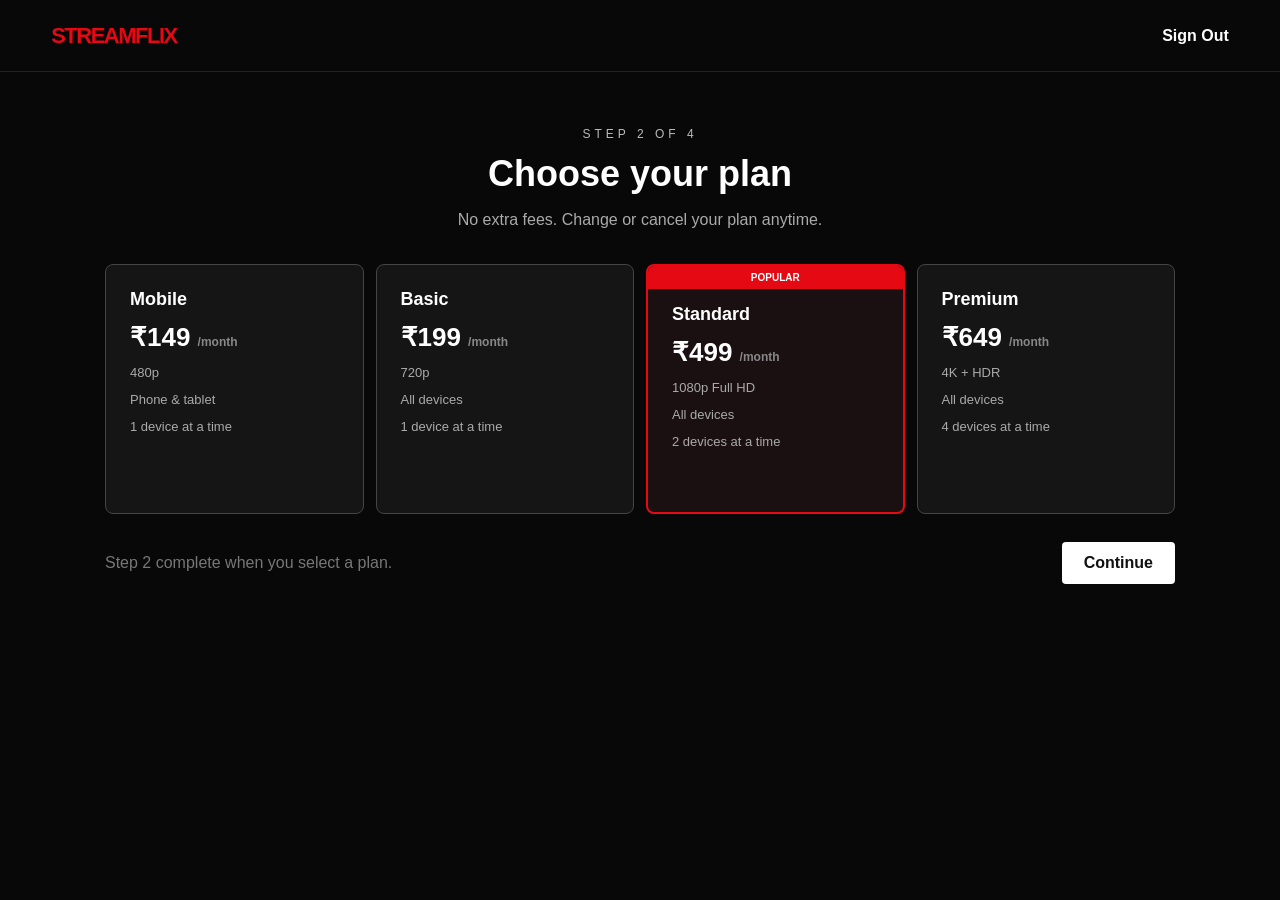
<file: choose-plan.html>
<!doctype html><html><head><meta charset="utf-8"><meta name="viewport" content="width=device-width,initial-scale=1"><title>Choose Your Plan | StreamFlix</title><link rel="stylesheet" href="style.css"></head><body class="auth-page"><header class="simple-nav"><a class="brand" href="landing.html">STREAMFLIX</a><a class="nav-login" href="signin.html">Sign Out</a></header><main class="subscription-page"><div class="subscription-head"><div class="eyebrow">STEP 2 OF 4</div><h1>Choose your plan</h1><p>No extra fees. Change or cancel your plan anytime.</p></div><div class="sub-grid" id="plans"><label class="sub-card"><input type="radio" name="plan" value="Mobile" data-price="149"><span class="sub-name">Mobile</span><strong>₹149 <small>/month</small></strong><span>480p</span><span>Phone & tablet</span><span>1 device at a time</span></label><label class="sub-card"><input type="radio" name="plan" value="Basic" data-price="199"><span class="sub-name">Basic</span><strong>₹199 <small>/month</small></strong><span>720p</span><span>All devices</span><span>1 device at a time</span></label><label class="sub-card selected"><b class="popular-badge">POPULAR</b><input type="radio" name="plan" value="Standard" data-price="499" checked><span class="sub-name">Standard</span><strong>₹499 <small>/month</small></strong><span>1080p Full HD</span><span>All devices</span><span>2 devices at a time</span></label><label class="sub-card"><input type="radio" name="plan" value="Premium" data-price="649"><span class="sub-name">Premium</span><strong>₹649 <small>/month</small></strong><span>4K + HDR</span><span>All devices</span><span>4 devices at a time</span></label></div><div class="sub-bottom"><span>Step 2 complete when you select a plan.</span><button class="primary-btn" id="goPayment">Continue</button></div></main><script>const cards=document.querySelectorAll('.sub-card');cards.forEach(c=>c.onclick=()=>{cards.forEach(x=>x.classList.remove('selected'));c.classList.add('selected');c.querySelector('input').checked=true});goPayment.onclick=()=>{let x=document.querySelector('input[name=plan]:checked');localStorage.setItem('plan',x.value);localStorage.setItem('price',x.dataset.price);location.href='payment.html'}</script></body></html>
</file>
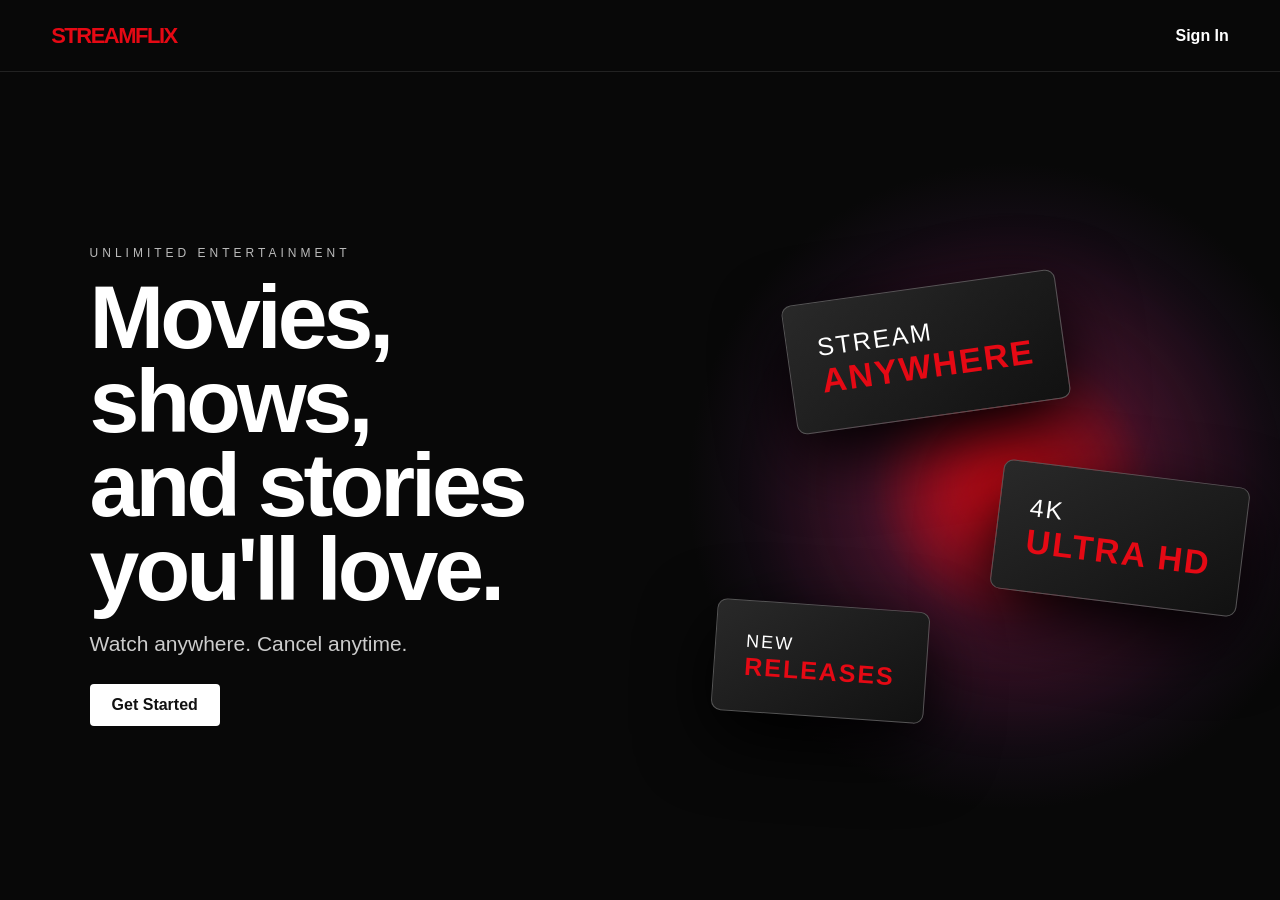
<file: landing.html>
<!doctype html><html><head><meta charset="utf-8"><meta name="viewport" content="width=device-width,initial-scale=1"><title>StreamFlix | Landing</title><link rel="stylesheet" href="style.css"></head><body class="auth-page landing-page"><header class="simple-nav"><a class="brand" href="landing.html">STREAMFLIX</a><a class="nav-login" href="signin.html">Sign In</a></header><main class="landing-main"><div class="landing-copy"><div class="eyebrow">UNLIMITED ENTERTAINMENT</div><h1>Movies, shows,<br>and stories<br>you'll love.</h1><p>Watch anywhere. Cancel anytime.</p><a class="primary-btn link-btn" href="welcome.html">Get Started</a></div><div class="landing-art"><div class="art-glow"></div><div class="floating-card c1">STREAM<br><b>ANYWHERE</b></div><div class="floating-card c2">4K<br><b>ULTRA HD</b></div><div class="floating-card c3">NEW<br><b>RELEASES</b></div></div></main></body></html>
</file>
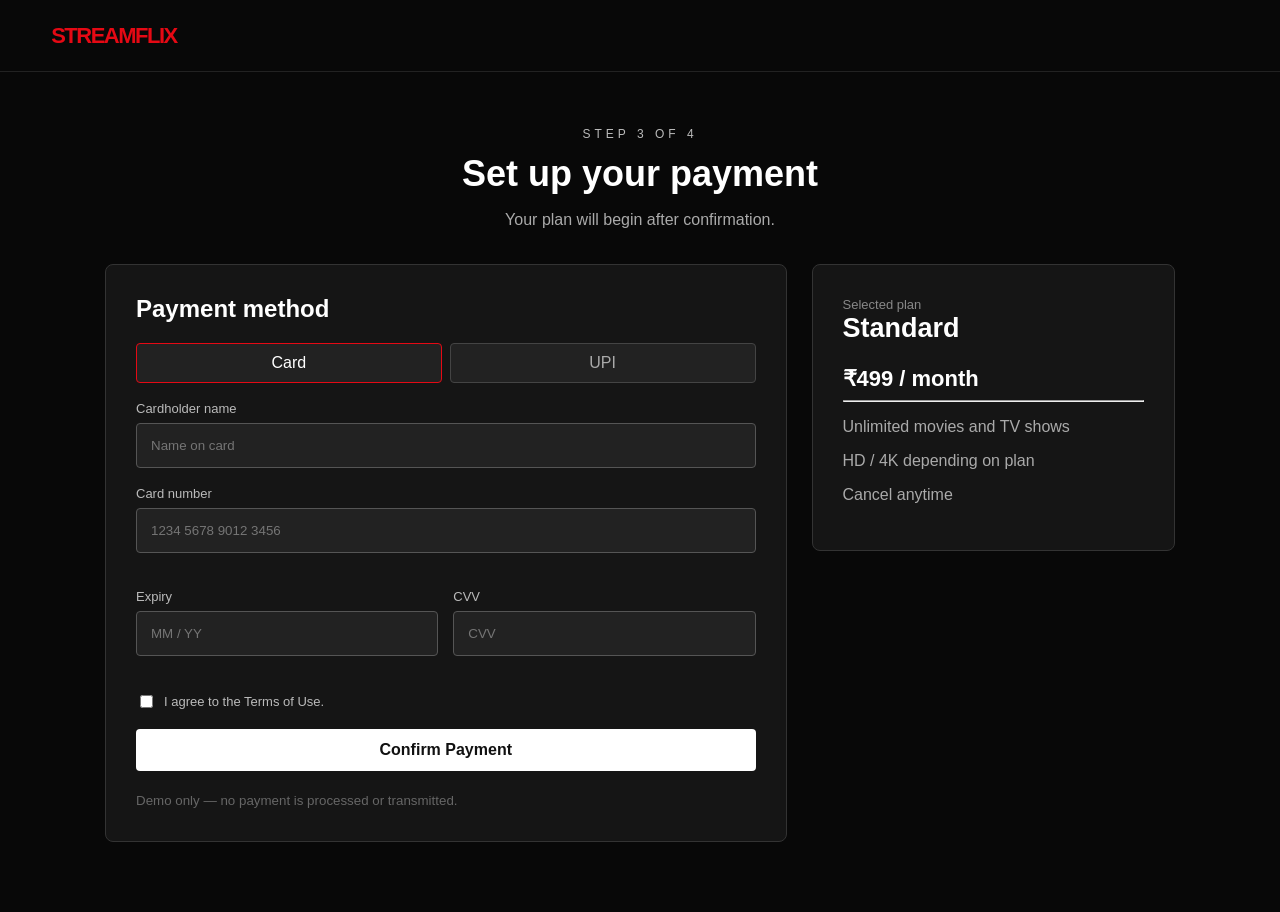
<file: payment.html>
<!doctype html><html><head><meta charset="utf-8"><meta name="viewport" content="width=device-width,initial-scale=1"><title>Payment | StreamFlix</title><link rel="stylesheet" href="style.css"></head><body class="auth-page"><header class="simple-nav"><a class="brand" href="landing.html">STREAMFLIX</a></header><main class="payment-page"><div class="payment-head"><div class="eyebrow">STEP 3 OF 4</div><h1>Set up your payment</h1><p>Your plan will begin after confirmation.</p></div><div class="payment-layout"><form class="payment-card" id="paymentForm"><h2>Payment method</h2><div class="method-tabs"><button type="button" class="active">Card</button><button type="button">UPI</button></div><label>Cardholder name<input required placeholder="Name on card"></label><label>Card number<input required placeholder="1234 5678 9012 3456"></label><div class="two-col"><label>Expiry<input required placeholder="MM / YY"></label><label>CVV<input required placeholder="CVV"></label></div><label class="check-line"><input type="checkbox" required> I agree to the Terms of Use.</label><button class="primary-btn full-btn">Confirm Payment</button><small class="legal">Demo only — no payment is processed or transmitted.</small></form><aside class="order-card"><span>Selected plan</span><h2 id="pn">Standard</h2><strong id="pp">₹499 / month</strong><hr><p>Unlimited movies and TV shows</p><p>HD / 4K depending on plan</p><p>Cancel anytime</p></aside></div></main><script>pn.textContent=localStorage.getItem('plan')||'Standard';pp.textContent='₹'+(localStorage.getItem('price')||'499')+' / month';paymentForm.onsubmit=e=>{e.preventDefault();location.href='subscription.html'};</script></body></html>
</file>
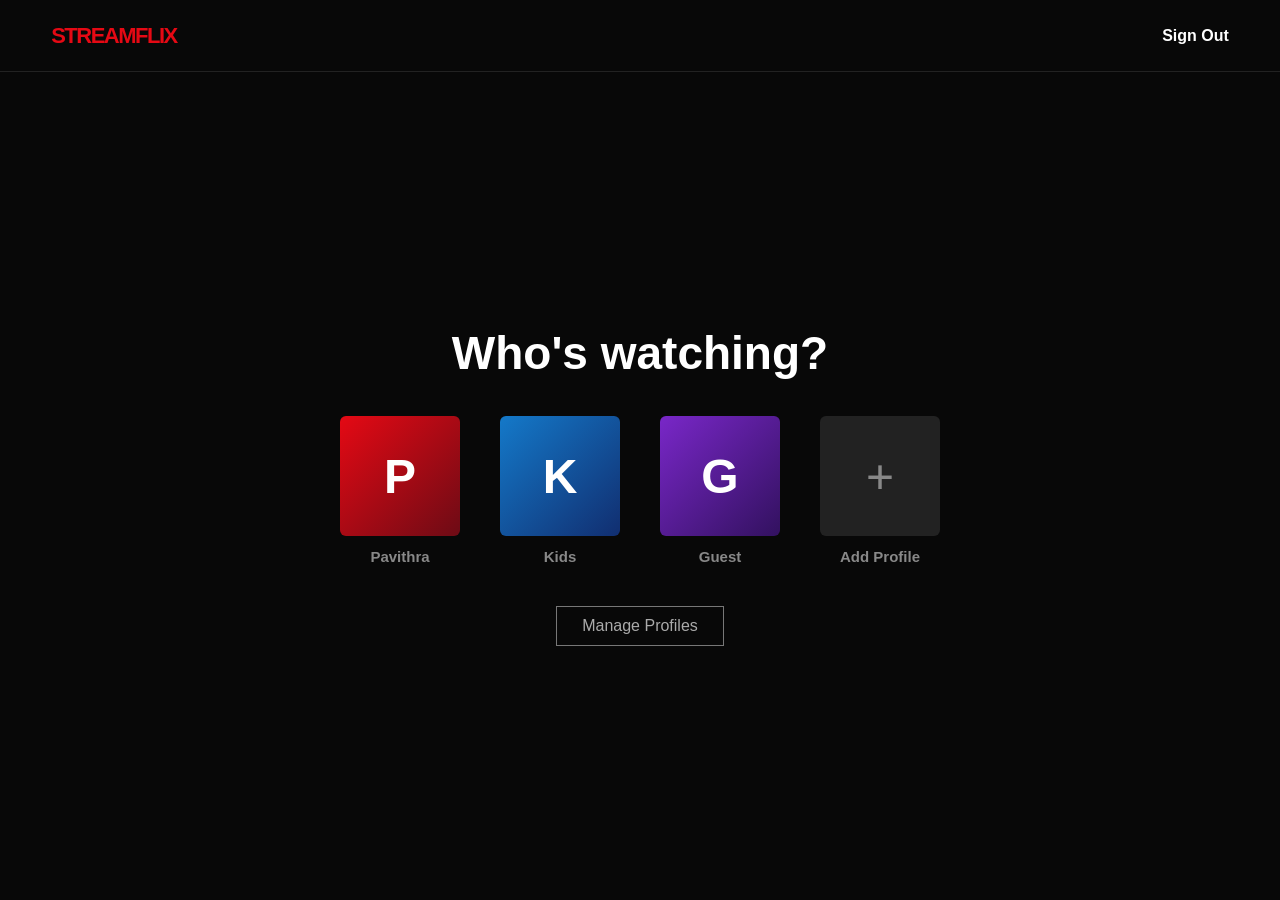
<file: profiles.html>
<!doctype html><html><head><meta charset="utf-8"><meta name="viewport" content="width=device-width,initial-scale=1"><title>Who's Watching? | StreamFlix</title><link rel="stylesheet" href="style.css"></head><body class="profile-page"><header class="simple-nav"><a class="brand" href="landing.html">STREAMFLIX</a><a class="nav-login" href="landing.html">Sign Out</a></header><main class="profiles-main"><h1>Who's watching?</h1><div class="profiles-grid"><button class="profile-card" onclick="location.href='index.html'"><span class="profile-avatar red">P</span><b>Pavithra</b></button><button class="profile-card" onclick="location.href='index.html'"><span class="profile-avatar blue">K</span><b>Kids</b></button><button class="profile-card" onclick="location.href='index.html'"><span class="profile-avatar purple">G</span><b>Guest</b></button><button class="profile-card"><span class="profile-avatar add">+</span><b>Add Profile</b></button></div><button class="manage-profiles">Manage Profiles</button></main></body></html>
</file>
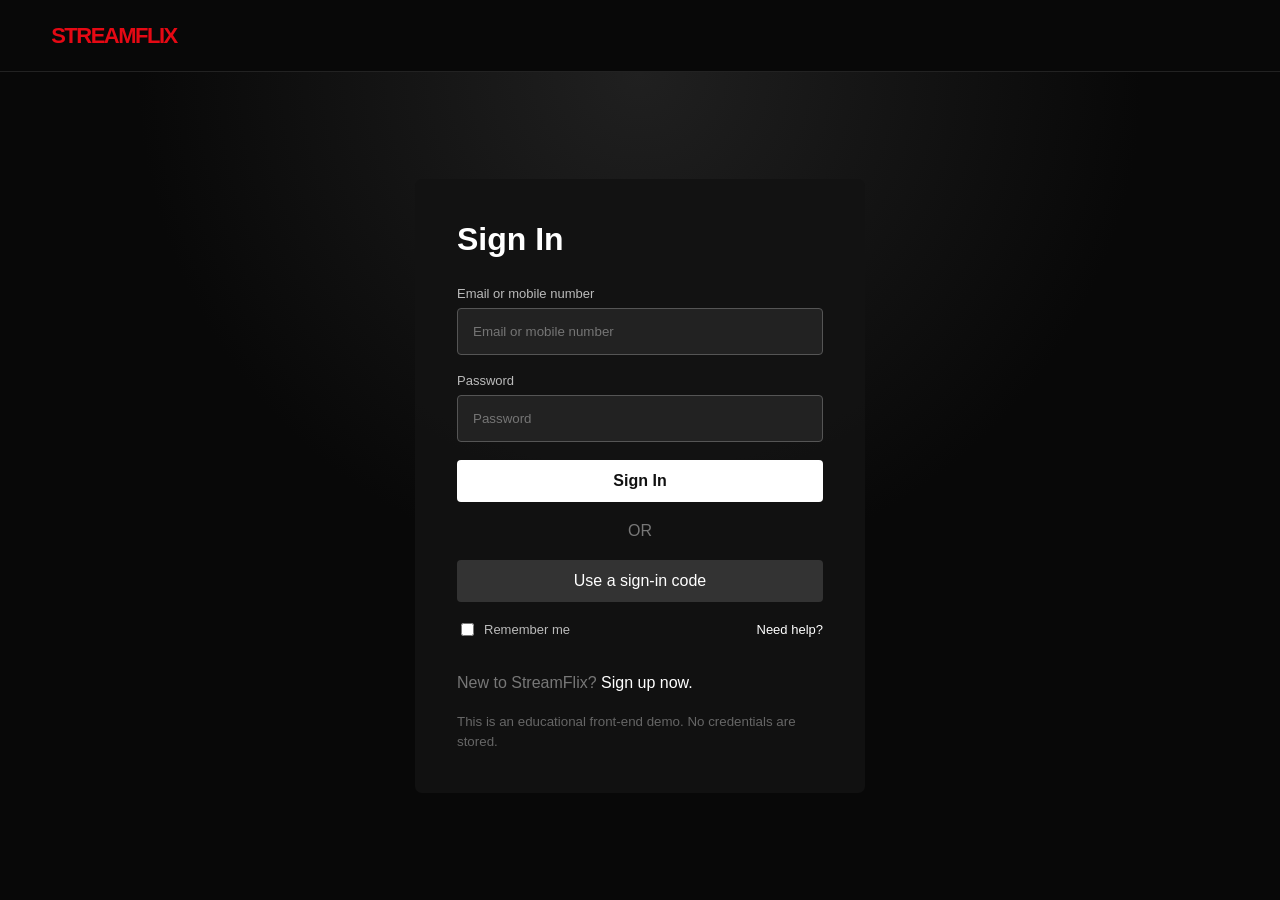
<file: signin.html>
<!doctype html><html><head><meta charset="utf-8"><meta name="viewport" content="width=device-width,initial-scale=1"><title>Sign In | StreamFlix</title><link rel="stylesheet" href="style.css"></head><body class="auth-page signin-page"><header class="simple-nav"><a class="brand" href="landing.html">STREAMFLIX</a></header><main class="center-page"><form class="auth-card" id="signinForm"><h1>Sign In</h1><label>Email or mobile number<input required placeholder="Email or mobile number"></label><label>Password<input required type="password" placeholder="Password"></label><button class="primary-btn full-btn">Sign In</button><div class="or">OR</div><button class="code-btn" type="button" onclick="alert('Demo sign-in code sent.')">Use a sign-in code</button><div class="form-row"><label class="remember"><input type="checkbox"> Remember me</label><a href="#">Need help?</a></div><p class="signup-text">New to StreamFlix? <a href="welcome.html">Sign up now.</a></p><small class="legal">This is an educational front-end demo. No credentials are stored.</small></form></main><script>signinForm.onsubmit=e=>{e.preventDefault();location.href='choose-plan.html'}</script></body></html>
</file>
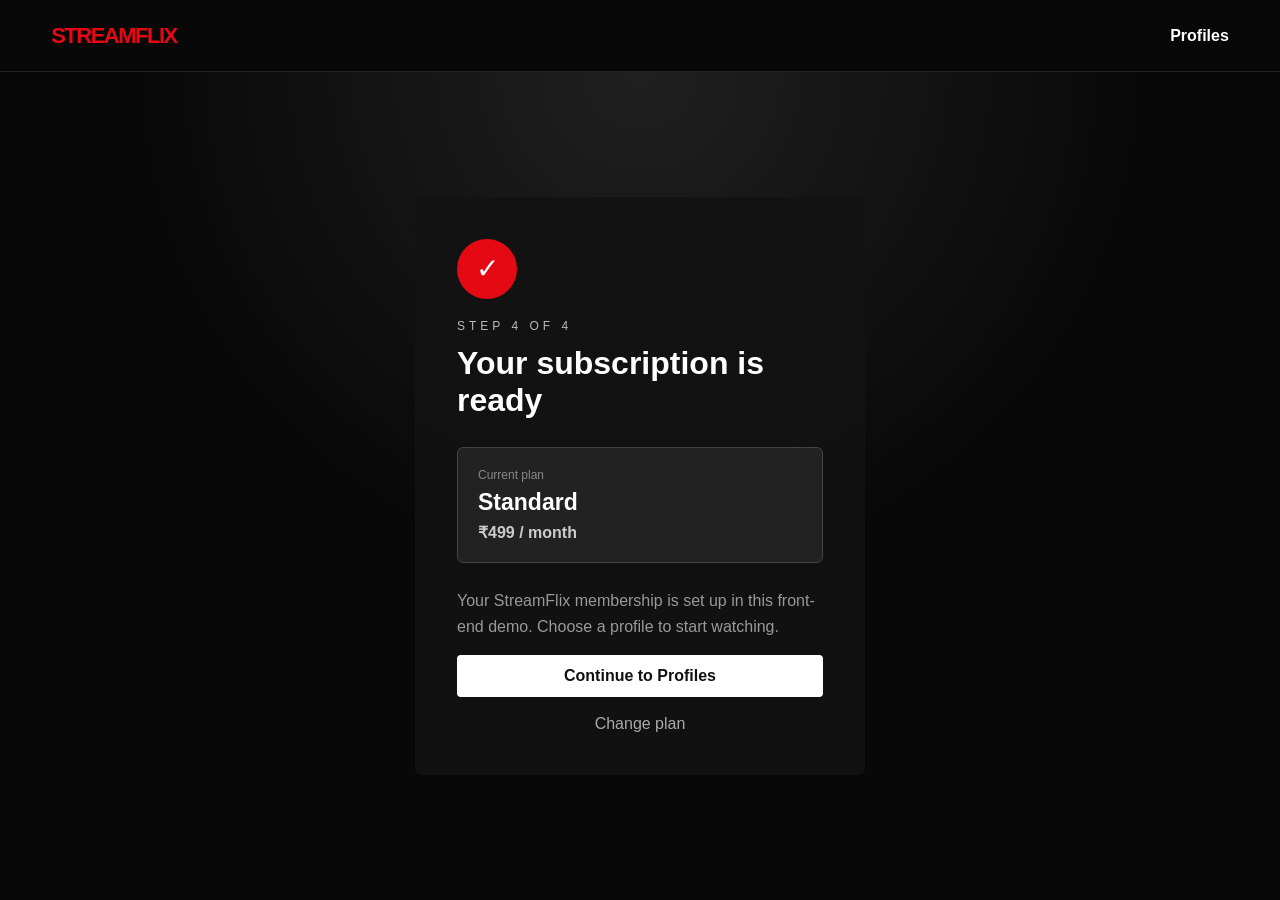
<file: subscription.html>
<!doctype html><html><head><meta charset="utf-8"><meta name="viewport" content="width=device-width,initial-scale=1"><title>Subscription | StreamFlix</title><link rel="stylesheet" href="style.css"></head><body class="auth-page"><header class="simple-nav"><a class="brand" href="landing.html">STREAMFLIX</a><a class="nav-login" href="profiles.html">Profiles</a></header><main class="center-page"><div class="auth-card subscription-confirm"><div class="success-circle">✓</div><div class="eyebrow">STEP 4 OF 4</div><h1>Your subscription is ready</h1><div class="summary-box"><span>Current plan</span><strong id="splan">Standard</strong><b id="sprice">₹499 / month</b></div><p class="muted">Your StreamFlix membership is set up in this front-end demo. Choose a profile to start watching.</p><a class="primary-btn full-btn link-btn" href="profiles.html">Continue to Profiles</a><a class="text-link" href="choose-plan.html">Change plan</a></div></main><script>splan.textContent=localStorage.getItem('plan')||'Standard';sprice.textContent='₹'+(localStorage.getItem('price')||'499')+' / month';</script></body></html>
</file>
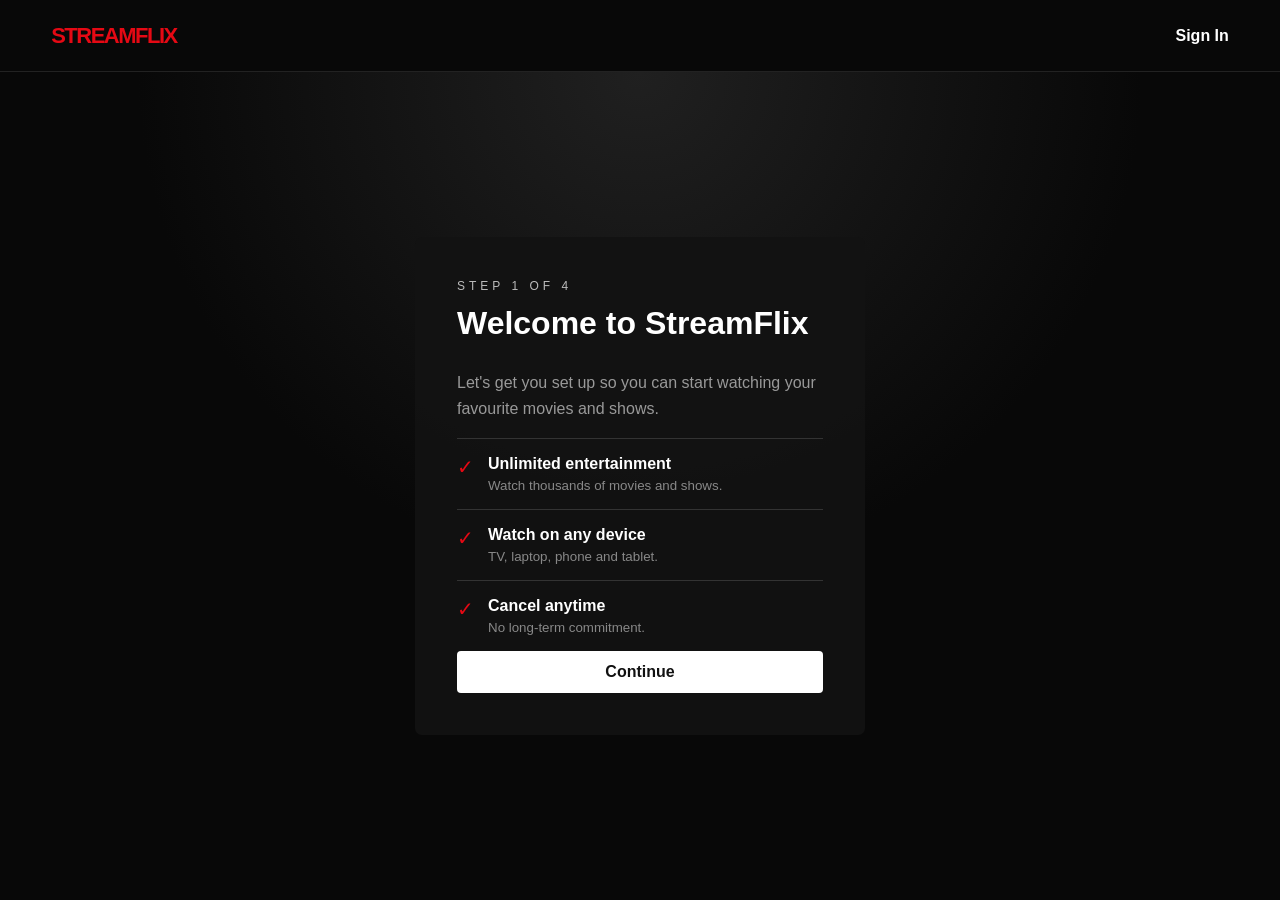
<file: welcome.html>
<!doctype html><html><head><meta charset="utf-8"><meta name="viewport" content="width=device-width,initial-scale=1"><title>Welcome | StreamFlix</title><link rel="stylesheet" href="style.css"></head><body class="auth-page"><header class="simple-nav"><a class="brand" href="landing.html">STREAMFLIX</a><a class="nav-login" href="signin.html">Sign In</a></header><main class="center-page"><div class="auth-card welcome-card"><div class="welcome-icon">✓</div><div class="eyebrow">STEP 1 OF 4</div><h1>Welcome to StreamFlix</h1><p class="muted">Let's get you set up so you can start watching your favourite movies and shows.</p><div class="feature-line"><span>✓</span><div><b>Unlimited entertainment</b><small>Watch thousands of movies and shows.</small></div></div><div class="feature-line"><span>✓</span><div><b>Watch on any device</b><small>TV, laptop, phone and tablet.</small></div></div><div class="feature-line"><span>✓</span><div><b>Cancel anytime</b><small>No long-term commitment.</small></div></div><a class="primary-btn full-btn link-btn" href="signin.html">Continue</a></div></main></body></html>
</file>
<file: style.css>
*{box-sizing:border-box}html{scroll-behavior:smooth}body{margin:0;background:#090909;color:#fff;font-family:Arial,Helvetica,sans-serif;overflow-x:hidden}button,a{font:inherit}button{cursor:pointer}a{text-decoration:none;color:inherit}.navbar{height:68px;position:fixed;top:0;left:0;right:0;z-index:50;display:flex;align-items:center;padding:0 4%;gap:30px;background:linear-gradient(180deg,rgba(0,0,0,.9),rgba(0,0,0,.2));transition:.3s}.navbar.scrolled{background:#090909}.brand{font-size:22px;font-weight:900;letter-spacing:-1.5px;color:#e50914}.nav-links{display:flex;gap:20px;font-size:14px;color:#ddd}.nav-links a:hover{color:#fff}.nav-actions{margin-left:auto;display:flex;align-items:center;gap:18px}.icon-btn{border:0;background:none;color:#fff;font-size:28px;line-height:1}.profile-btn{border:0;background:none;color:#fff;display:flex;align-items:center;gap:6px}.avatar{width:30px;height:30px;border-radius:4px;background:linear-gradient(135deg,#e50914,#74101a);display:grid;place-items:center;font-weight:700}.search-box{display:none;position:absolute;right:105px;top:12px;background:#111;border:1px solid #777;padding:7px}.search-box.open{display:block}.search-box input{background:#111;border:0;color:#fff;outline:0;width:240px}.profile-menu{display:none;position:absolute;right:4%;top:58px;background:#111;border:1px solid #333;width:190px;padding:8px}.profile-menu.open{display:block}.profile-menu button{display:block;width:100%;text-align:left;background:none;border:0;color:#ddd;padding:10px}.profile-menu button:hover{background:#222;color:#fff}.hero{height:88vh;min-height:620px;position:relative;display:flex;align-items:center;overflow:hidden}.hero-backdrop{position:absolute;inset:0;background-image:linear-gradient(90deg,rgba(0,0,0,.94) 0%,rgba(0,0,0,.68) 38%,rgba(0,0,0,.2) 72%,rgba(0,0,0,.92) 100%),url('https://occ-0-8407-444.1.nflxso.net/dnm/api/v6/6AYY37jfdO6hpXcMjf9Yu5cnmO0/AAAABaRKJtq2j8HvwD1XD_BlyBX-QOh17OaocU62Aj9K7uVmybe3Os58H_GwWWSlhQYfPylmWuUVzdF32i177fTaOww4zB1X5bd-JJjR.jpg?r=605'),radial-gradient(circle at 70% 45%,rgba(93,31,122,.7),transparent 25%),radial-gradient(circle at 60% 55%,rgba(10,63,105,.7),transparent 30%),linear-gradient(90deg,#020306 0%,#080a10 38%,rgba(12,15,24,.45) 65%,#090909 100%),linear-gradient(180deg,#151522 0%,#151b2c 55%,#070707 100%)}.hero-backdrop:before{content:"";position:absolute;inset:0;background:repeating-linear-gradient(100deg,transparent 0 80px,rgba(255,255,255,.025) 81px 83px);transform:skewX(-15deg) scale(1.4)}.hero-content{position:relative;z-index:2;width:min(610px,88%);margin-left:6%;padding-top:50px}.eyebrow{font-size:12px;letter-spacing:4px;color:#bbb;margin-bottom:12px}.hero h1{font-size:clamp(52px,8vw,100px);line-height:.8;margin:0 0 24px;letter-spacing:-5px;text-shadow:0 8px 35px #000}.hero h1 span{font-weight:300;letter-spacing:3px}.hero-meta{display:flex;gap:14px;align-items:center;color:#ddd;font-size:14px;margin-bottom:16px}.hero p{color:#ddd;line-height:1.5;font-size:16px;max-width:560px}.hero-buttons{display:flex;gap:10px;margin-top:24px}.primary-btn,.secondary-btn{border:0;border-radius:4px;padding:12px 22px;font-weight:700}.primary-btn{background:#fff;color:#111}.secondary-btn{background:rgba(80,80,80,.8);color:#fff}.primary-btn:hover{background:#ddd}.secondary-btn:hover{background:#666}.hero-fade{position:absolute;z-index:1;left:0;right:0;bottom:0;height:180px;background:linear-gradient(transparent,#090909)}.content-section{position:relative;z-index:3;margin-top:-30px;padding:0 4% 28px}.section-heading{display:flex;align-items:center;justify-content:space-between;margin-bottom:12px}.section-heading h2{font-size:21px;margin:0}.section-heading span{font-size:13px;color:#aaa}.centered{justify-content:center}.poster-row{display:grid;grid-template-columns:repeat(6,1fr);gap:12px}.poster{height:250px;border-radius:5px;position:relative;overflow:hidden;background:#161616;transition:transform .25s,box-shadow .25s;cursor:pointer}.poster:hover{transform:scale(1.06);z-index:10;box-shadow:0 15px 40px rgba(0,0,0,.7)}.poster-art{position:absolute;inset:0;background-image:linear-gradient(180deg,rgba(0,0,0,.02) 20%,rgba(0,0,0,.10) 45%,rgba(0,0,0,.92) 100%),var(--poster-image),var(--bg);background-size:cover;background-position:center;display:flex;align-items:flex-end;padding:15px;overflow:hidden}.movie-bg{position:absolute;inset:0;width:100%;height:100%;object-fit:cover;display:block}.poster-art:before{content:"";position:absolute;z-index:1;inset:0;background:linear-gradient(180deg,rgba(0,0,0,.02) 20%,rgba(0,0,0,.15) 48%,rgba(0,0,0,.9) 100%)}.poster-art:after{content:"";position:absolute;inset:0;background:linear-gradient(transparent 40%,rgba(0,0,0,.9))}.poster-title{position:relative;z-index:3;font-weight:800;font-size:16px;letter-spacing:.2px}.rank{position:absolute;z-index:3;top:5px;left:8px;font-size:65px;font-weight:900;color:transparent;-webkit-text-stroke:2px #fff;text-shadow:0 2px 8px #000}.tag{position:absolute;z-index:3;right:8px;top:8px;background:#e50914;padding:4px 6px;border-radius:3px;font-size:9px;font-weight:800}.reasons,.plans,.faq{padding:65px 6%;background:#090909}.reason-grid{display:grid;grid-template-columns:repeat(4,1fr);gap:14px}.reason-card{min-height:190px;border-radius:14px;padding:22px;background:linear-gradient(145deg,#1a1c2b,#15111c);border:1px solid #252533}.reason-icon{font-size:34px;color:#e50914}.reason-card h3{margin:14px 0 8px}.reason-card p,.plan-card small{color:#aaa;line-height:1.5}.plans{background:#0d0d0d}.plan-grid{display:grid;grid-template-columns:repeat(4,1fr);gap:14px}.plan-card{position:relative;border:1px solid #333;border-radius:10px;padding:24px;background:#151515;display:flex;flex-direction:column;gap:12px;min-height:210px}.plan-card.featured{border-color:#e50914;box-shadow:0 0 25px rgba(229,9,20,.12)}.plan-card>b{position:absolute;top:0;left:0;right:0;text-align:center;background:#e50914;padding:6px;font-size:11px;border-radius:9px 9px 0 0}.plan-card.featured>span{margin-top:20px}.plan-card span{color:#ddd}.plan-card strong{font-size:28px}.plan-card strong span{font-size:13px;color:#888}.plan-card button{margin-top:auto;background:#e50914;color:#fff;border:0;border-radius:4px;padding:11px}.faq{background:#090909}.faq-list{max-width:900px;margin:auto}.faq-item{width:100%;background:#202020;border:0;border-bottom:1px solid #090909;color:#fff;text-align:left;padding:20px 24px;display:grid;grid-template-columns:1fr auto;gap:15px;font-size:18px}.faq-item p{display:none;grid-column:1/-1;color:#ccc;line-height:1.5;margin:0}.faq-item.open p{display:block}.faq-item b{font-size:24px;font-weight:300}.faq-item.open b{transform:rotate(45deg)}footer{border-top:1px solid #222;padding:55px 6%;color:#999}.footer-inner{max-width:1000px;margin:auto}.footer-grid{display:grid;grid-template-columns:repeat(4,1fr);gap:18px;margin:30px 0}.footer-grid a:hover{text-decoration:underline;color:#fff}.footer-inner select{background:#111;color:#fff;border:1px solid #555;padding:10px;margin-bottom:20px}.footer-inner small{display:block}.modal{display:none;position:fixed;z-index:100;inset:0;background:rgba(0,0,0,.8);place-items:center;padding:20px}.modal.open{display:grid}.modal-card{width:min(850px,96vw);background:#181818;border-radius:8px;overflow:hidden;position:relative}.modal-art{height:310px;background:radial-gradient(circle at 70%,#64237d,#101a2c 50%,#050505);position:relative}.modal-art:after{content:"";position:absolute;inset:0;background:linear-gradient(transparent,#181818)}.modal-body{padding:0 32px 32px}.modal-body h2{font-size:30px;margin:0 0 12px}.modal-close{position:absolute;z-index:2;right:14px;top:12px;width:35px;height:35px;border:0;border-radius:50%;background:#111;color:#fff;font-size:25px}.toast{position:fixed;z-index:200;bottom:25px;left:50%;transform:translateX(-50%) translateY(80px);background:#fff;color:#111;padding:12px 18px;border-radius:4px;font-weight:700;opacity:0;transition:.3s}.toast.show{transform:translateX(-50%) translateY(0);opacity:1}
/* Multi-page authentication / onboarding flow */
.auth-page{min-height:100vh;background:#080808;color:#fff}.simple-nav{height:72px;padding:0 4%;display:flex;align-items:center;justify-content:space-between;border-bottom:1px solid #222;background:#080808}.nav-login{color:#fff;font-weight:700}.nav-login:hover{text-decoration:underline}.center-page{min-height:calc(100vh - 72px);display:grid;place-items:center;padding:45px 20px;background:radial-gradient(circle at 50% 0%,#202020 0,#080808 48%)}.auth-card{width:min(450px,94vw);background:rgba(18,18,18,.96);padding:42px;border-radius:7px}.auth-card h1{font-size:32px;margin:0 0 28px}.auth-card label{display:block;color:#bbb;font-size:13px;margin-bottom:18px}.auth-card input:not([type=checkbox]){display:block;width:100%;background:#222;border:1px solid #555;color:#fff;border-radius:4px;padding:15px;margin-top:7px;outline:0}.auth-card input:focus{border-color:#fff}.full-btn{width:100%;display:block;text-align:center}.or{text-align:center;color:#777;margin:20px 0}.code-btn{width:100%;border:0;background:#333;color:#fff;padding:12px;border-radius:4px}.form-row{display:flex;justify-content:space-between;align-items:center;margin-top:18px;color:#999;font-size:13px}.form-row a,.signup-text a{color:#fff}.remember{display:flex!important;gap:7px;align-items:center;margin:0!important}.remember input{width:auto}.signup-text{color:#777;margin-top:35px}.legal{display:block;color:#666;line-height:1.5;margin-top:20px}.welcome-card{text-align:left}.welcome-icon{position:absolute;margin-top:-420px;background:#e50914;width:60px;height:60px;border-radius:50%;display:grid;place-items:center;font-size:30px}.feature-line{display:flex;gap:14px;padding:16px 0;border-top:1px solid #333}.feature-line>span{color:#e50914;font-size:20px}.feature-line b,.feature-line small{display:block}.feature-line small{color:#888;margin-top:5px}.landing-main{min-height:calc(100vh - 72px);display:flex;align-items:center;padding:70px 7%;position:relative;overflow:hidden}.landing-copy{position:relative;z-index:2;width:52%}.landing-copy h1{font-size:clamp(48px,7vw,90px);line-height:.94;letter-spacing:-4px;margin:15px 0}.landing-copy p{font-size:21px;color:#ccc;margin-bottom:28px}.link-btn{display:inline-block}.landing-art{position:absolute;right:-8%;width:58%;height:80%;background:radial-gradient(circle,#6e1730 0,#27132a 28%,transparent 65%)}.art-glow{position:absolute;inset:10%;border-radius:50%;background:radial-gradient(circle,#e50914 0,rgba(229,9,20,.12) 35%,transparent 65%);filter:blur(18px)}.floating-card{position:absolute;border:1px solid #555;border-radius:10px;padding:30px;background:linear-gradient(145deg,#292929,#111);box-shadow:0 25px 70px #000;font-size:25px;letter-spacing:2px;transform:rotate(-8deg)}.floating-card b{font-size:34px;color:#e50914}.c1{top:20%;left:20%}.c2{top:48%;left:48%;transform:rotate(7deg)}.c3{top:68%;left:10%;transform:rotate(4deg);font-size:18px}.c3 b{font-size:25px}.subscription-page,.payment-page{max-width:1120px;margin:auto;padding:55px 25px 70px}.subscription-head,.payment-head{text-align:center;margin-bottom:35px}.subscription-head h1,.payment-head h1{font-size:36px;margin:10px 0}.subscription-head p,.payment-head p{color:#aaa}.sub-grid{display:grid;grid-template-columns:repeat(4,1fr);gap:12px}.sub-card{position:relative;border:1px solid #444;border-radius:8px;padding:24px;display:flex;flex-direction:column;gap:12px;min-height:250px;background:#151515;cursor:pointer}.sub-card.selected{border:2px solid #e50914;background:#1b1011}.sub-card input{position:absolute;opacity:0}.sub-card .sub-name{font-weight:700;font-size:18px}.sub-card strong{font-size:26px}.sub-card strong small{font-size:12px;color:#888}.sub-card>span:not(.sub-name){color:#aaa;font-size:13px}.popular-badge{position:absolute;left:0;right:0;top:0;text-align:center;background:#e50914;padding:6px;font-size:10px;border-radius:6px 6px 0 0}.sub-card.selected .sub-name{margin-top:14px}.sub-bottom{display:flex;align-items:center;justify-content:space-between;margin-top:28px;color:#777}.payment-layout{display:grid;grid-template-columns:1.5fr .8fr;gap:25px}.payment-card,.order-card{background:#151515;border:1px solid #333;border-radius:8px;padding:30px}.payment-card h2,.order-card h2{margin-top:0}.payment-card label{display:block;color:#bbb;font-size:13px;margin:18px 0}.payment-card input:not([type=checkbox]){display:block;width:100%;margin-top:7px;background:#222;border:1px solid #555;color:#fff;padding:14px;border-radius:4px}.two-col{display:grid;grid-template-columns:1fr 1fr;gap:15px}.check-line{display:flex!important;gap:8px;align-items:center}.method-tabs{display:flex;gap:8px;margin-bottom:15px}.method-tabs button{flex:1;padding:10px;background:#222;color:#aaa;border:1px solid #444;border-radius:4px}.method-tabs button.active{border-color:#e50914;color:#fff}.order-card{height:max-content}.order-card>span{color:#888;font-size:13px}.order-card h2{font-size:27px}.order-card strong{font-size:22px}.order-card p{color:#aaa}.home-signout{font-size:13px;color:#bbb}
@media(max-width:900px){.nav-links{display:none}.poster-row{grid-template-columns:repeat(4,1fr)}.poster{height:220px}.reason-grid,.plan-grid{grid-template-columns:repeat(2,1fr)}}@media(max-width:600px){.navbar{padding:0 18px}.brand{font-size:18px}.hero{min-height:560px;height:78vh}.hero-content{margin-left:5%;padding-top:80px}.hero h1{font-size:58px}.content-section{padding-left:18px;padding-right:18px}.poster-row{display:flex;overflow-x:auto;padding:4px 0 12px;scrollbar-width:none}.poster{min-width:150px;height:220px}.reason-grid,.plan-grid{grid-template-columns:1fr}.footer-grid{grid-template-columns:repeat(2,1fr)}.search-box{right:55px}.search-box input{width:180px}.modal-art{height:220px}}
@media(max-width:900px){.sub-grid{grid-template-columns:repeat(2,1fr)}.payment-layout{grid-template-columns:1fr}.landing-copy{width:75%}.landing-art{opacity:.45;width:75%}}
@media(max-width:600px){.auth-card{padding:28px 22px}.landing-main{padding:55px 22px}.landing-copy{width:100%}.landing-copy h1{font-size:54px}.landing-art{display:none}.sub-grid{grid-template-columns:1fr}.subscription-page,.payment-page{padding:35px 18px}.subscription-head h1,.payment-head h1{font-size:28px}.sub-bottom{gap:15px;align-items:stretch;flex-direction:column}.sub-bottom .primary-btn{width:100%}.two-col{grid-template-columns:1fr}}

.muted{color:#999;line-height:1.6}.success-circle{width:60px;height:60px;border-radius:50%;background:#e50914;display:grid;place-items:center;font-size:28px;margin-bottom:20px}.summary-box{background:#222;border:1px solid #444;border-radius:6px;padding:20px;margin:25px 0}.summary-box span,.summary-box strong,.summary-box b{display:block}.summary-box span{font-size:12px;color:#888}.summary-box strong{font-size:23px;margin:7px 0}.summary-box b{color:#ccc}.text-link{display:block;text-align:center;color:#aaa;margin-top:18px}.text-link:hover{color:#fff;text-decoration:underline}.profile-page{min-height:100vh;background:#080808}.profiles-main{min-height:calc(100vh - 72px);display:grid;place-items:center;align-content:center;padding:50px}.profiles-main h1{font-size:46px;margin:0 0 35px}.profiles-grid{display:flex;gap:28px;flex-wrap:wrap;justify-content:center}.profile-card{background:none;border:0;color:#888;display:flex;flex-direction:column;gap:12px;align-items:center;min-width:120px;font-size:15px}.profile-card:hover{color:#fff}.profile-card:hover .profile-avatar{outline:3px solid #fff}.profile-avatar{width:120px;height:120px;border-radius:6px;display:grid;place-items:center;font-size:48px;font-weight:800;color:#fff}.profile-avatar.red{background:linear-gradient(135deg,#e50914,#6d0b15)}.profile-avatar.blue{background:linear-gradient(135deg,#1479c9,#112e70)}.profile-avatar.purple{background:linear-gradient(135deg,#7927c8,#32115f)}.profile-avatar.add{background:#222;color:#888;font-weight:300}.manage-profiles{margin-top:40px;background:none;border:1px solid #777;color:#aaa;padding:10px 25px}.manage-profiles:hover{color:#fff;border-color:#fff}@media(max-width:600px){.profiles-main{padding:25px}.profiles-main h1{font-size:32px}.profiles-grid{gap:18px}.profile-avatar{width:90px;height:90px;font-size:35px}}

/* Screenshot-inspired streaming catalogue */
body{background:#0b0b0b}.hero.screenshot-hero{height:74vh;min-height:570px}.screenshot-hero .hero-backdrop{background-image:linear-gradient(90deg,rgba(5,5,5,.96) 0%,rgba(5,5,5,.82) 28%,rgba(5,5,5,.24) 62%,rgba(5,5,5,.7) 100%),url('https://occ-0-8407-444.1.nflxso.net/dnm/api/v6/6AYY37jfdO6hpXcMjf9Yu5cnmO0/AAAABaRKJtq2j8HvwD1XD_BlyBX-QOh17OaocU62Aj9K7uVmybe3Os58H_GwWWSlhQYfPylmWuUVzdF32i177fTaOww4zB1X5bd-JJjR.jpg?r=605');background-size:cover;background-position:center}.screenshot-hero .hero-content{padding-top:95px}.screenshot-hero h1{font-size:clamp(50px,7vw,88px);letter-spacing:-4px}.screenshot-hero .hero-meta .match{color:#46d369;font-weight:800}.screenshot-hero .hero p{max-width:560px}.content-section.compact-row{margin-top:0;padding:0 2.2% 24px}.section-heading h2{font-size:20px}.landscape-row{display:flex;gap:10px;overflow:visible}.landscape-card{height:142px;min-width:245px;flex:1;max-width:300px;border-radius:4px;overflow:visible;position:relative;background:#171717}.landscape-card .poster-art{border-radius:4px;overflow:hidden}.landscape-card .poster-title{font-size:14px}.new-tag{z-index:3;position:absolute;bottom:8px;left:10px;background:#e50914;padding:4px 8px;border-radius:3px;font-size:9px;font-weight:800}.hover-details{display:none;position:absolute;left:-4%;right:-4%;top:-18px;z-index:30;background:#171717;border-radius:5px;box-shadow:0 15px 40px #000;padding:9px;min-height:225px}.landscape-card:hover{z-index:31;transform:scale(1.03)}.landscape-card:hover .hover-details{display:block}.landscape-card:hover .poster-art{height:150px}.hover-actions{display:flex;gap:7px;padding:8px 0}.hover-actions button{width:30px;height:30px;border-radius:50%;border:1px solid #aaa;background:#111;color:#fff}.hover-actions button:first-child{background:#fff;color:#111}.hover-actions .more{margin-left:auto}.hover-meta{display:flex;gap:9px;align-items:center;font-size:11px;margin:6px 0}.hover-meta b{color:#46d369}.hover-meta span{border:1px solid #777;padding:1px 4px}.hover-details small{color:#aaa}.top10-section{padding:0 2.2% 30px}.top10-row{display:flex;gap:8px;overflow:hidden}.top10-card{height:230px;min-width:210px;position:relative;display:flex;align-items:flex-end;cursor:pointer}.top-number{font-size:205px;line-height:.75;font-weight:900;color:#0b0b0b;-webkit-text-stroke:3px #888;letter-spacing:-20px;position:absolute;left:-8px;bottom:0;z-index:1}.top-image{position:absolute;left:70px;right:0;top:0;bottom:0;background-image:linear-gradient(180deg,transparent,rgba(0,0,0,.25)),var(--poster-image),var(--bg);background-size:cover;background-position:center;border-radius:3px;z-index:2}.top10-card span{position:absolute;z-index:3;bottom:7px;left:82px;right:5px;text-align:center;font-size:11px;font-weight:700;text-shadow:0 2px 5px #000}.modal-art{background-position:center;background-size:cover}
@media(max-width:1100px){.landscape-card{min-width:220px}.landscape-row{overflow-x:auto;padding-bottom:12px}.top10-row{overflow-x:auto;padding-bottom:12px}}
@media(max-width:600px){.hero.screenshot-hero{height:65vh;min-height:500px}.screenshot-hero .hero-content{padding-top:70px}.landscape-card{min-width:210px;height:125px}.hover-details{display:none!important}.top10-card{min-width:175px;height:190px}.top-number{font-size:170px}.top-image{left:58px}}

.top-image img{position:absolute;inset:0;width:100%;height:100%;object-fit:cover;display:block}.top-image:after{content:"";position:absolute;inset:0;background:linear-gradient(transparent 35%,rgba(0,0,0,.25));pointer-events:none}

/* Local movie artwork fix */
.poster-art .movie-bg{
  position:absolute;
  inset:0;
  width:100%;
  height:100%;
  object-fit:cover;
  display:block;
  z-index:0;
}
.poster-art:before{
  z-index:1 !important;
  pointer-events:none;
}
.poster-art:after{
  z-index:2 !important;
  pointer-events:none;
}
.poster-title,.new-tag{
  z-index:4 !important;
}
.top-image img{
  z-index:0;
}
.top-image:after{
  z-index:1;
}
.top10-card span{
  z-index:3;
}

/* Web-sourced movie artwork: clear landscape card presentation */
.poster-art{
  background-image:linear-gradient(180deg,rgba(0,0,0,.02) 10%,rgba(0,0,0,.12) 45%,rgba(0,0,0,.93) 100%),var(--poster-image),var(--bg);
  background-position:center;
  background-size:cover;
  background-repeat:no-repeat;
}
.poster-art .movie-bg{display:none!important}
.top-image{
  background-image:linear-gradient(180deg,rgba(0,0,0,.02),rgba(0,0,0,.35)),var(--poster-image),var(--bg)!important;
  background-size:cover!important;
  background-position:center!important;
}
.top-image img{display:none!important}
/* Reliable web artwork: keep the actual <img> visible as a fallback when a remote background is blocked. */
.poster-art .movie-bg,.top-image .top-movie-bg{position:absolute;inset:0;width:100%;height:100%;object-fit:cover;display:block!important;z-index:0}
.poster-art .movie-bg{border-radius:4px}
.poster-art .poster-overlay{position:absolute;inset:0;z-index:2;background:linear-gradient(180deg,rgba(0,0,0,0) 35%,rgba(0,0,0,.88) 100%);pointer-events:none}
.poster-art .poster-title{z-index:3}
.top-image .top-movie-bg{z-index:0}
.top-image:after{z-index:2}
</file>
